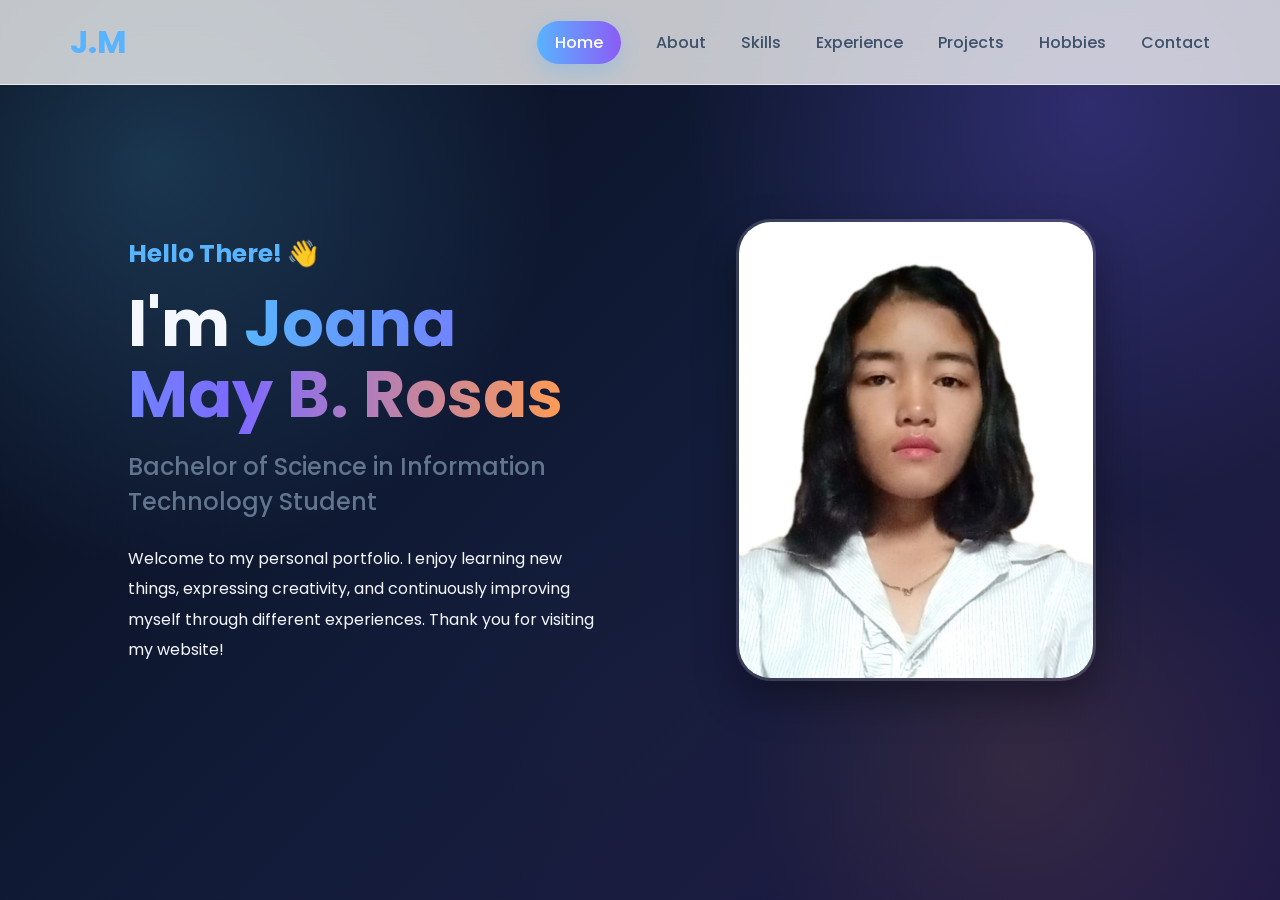
<file: index.html>
<!DOCTYPE html>
<html lang="en">
<head>
    <meta charset="UTF-8">
    <meta name="viewport" content="width=device-width, initial-scale=1.0">
    <title>Joana May B. Rosas | Portfolio</title>

    <link rel="stylesheet" href="style.css">

    <link href="https://fonts.googleapis.com/css2?family=Poppins:wght@300;400;500;600;700&display=swap" rel="stylesheet">
</head>

<body>

<header>

    <nav>

        <div class="logo">J.M</div>

        <ul>

            <li><a href="index.html" class="active">Home</a></li>

            <li><a href="about.html">About</a></li>

            <li><a href="skills.html">Skills</a></li>

            <li><a href="experience.html">Experience</a></li>

            <li><a href="projects.html">Projects</a></li>

            <li><a href="hobbies.html">Hobbies</a></li>

            <li><a href="contact.html">Contact</a></li>

        </ul>

    </nav>

</header>

<section class="hero">

    <div class="hero-text">

        <h3>Hello There! 👋</h3>

        <h1>I'm <span>Joana May B. Rosas</span></h1>

        <h2>Bachelor of Science in Information Technology Student</h2>

        <p>

            Welcome to my personal portfolio.
            I enjoy learning new things, expressing creativity,
            and continuously improving myself through different experiences.
            Thank you for visiting my website!

        </p>


    </div>

    <div class="hero-image">

        <img src="images/profile.jpg" alt="Profile">

    </div>

</section>

</body>
</html>
</file>
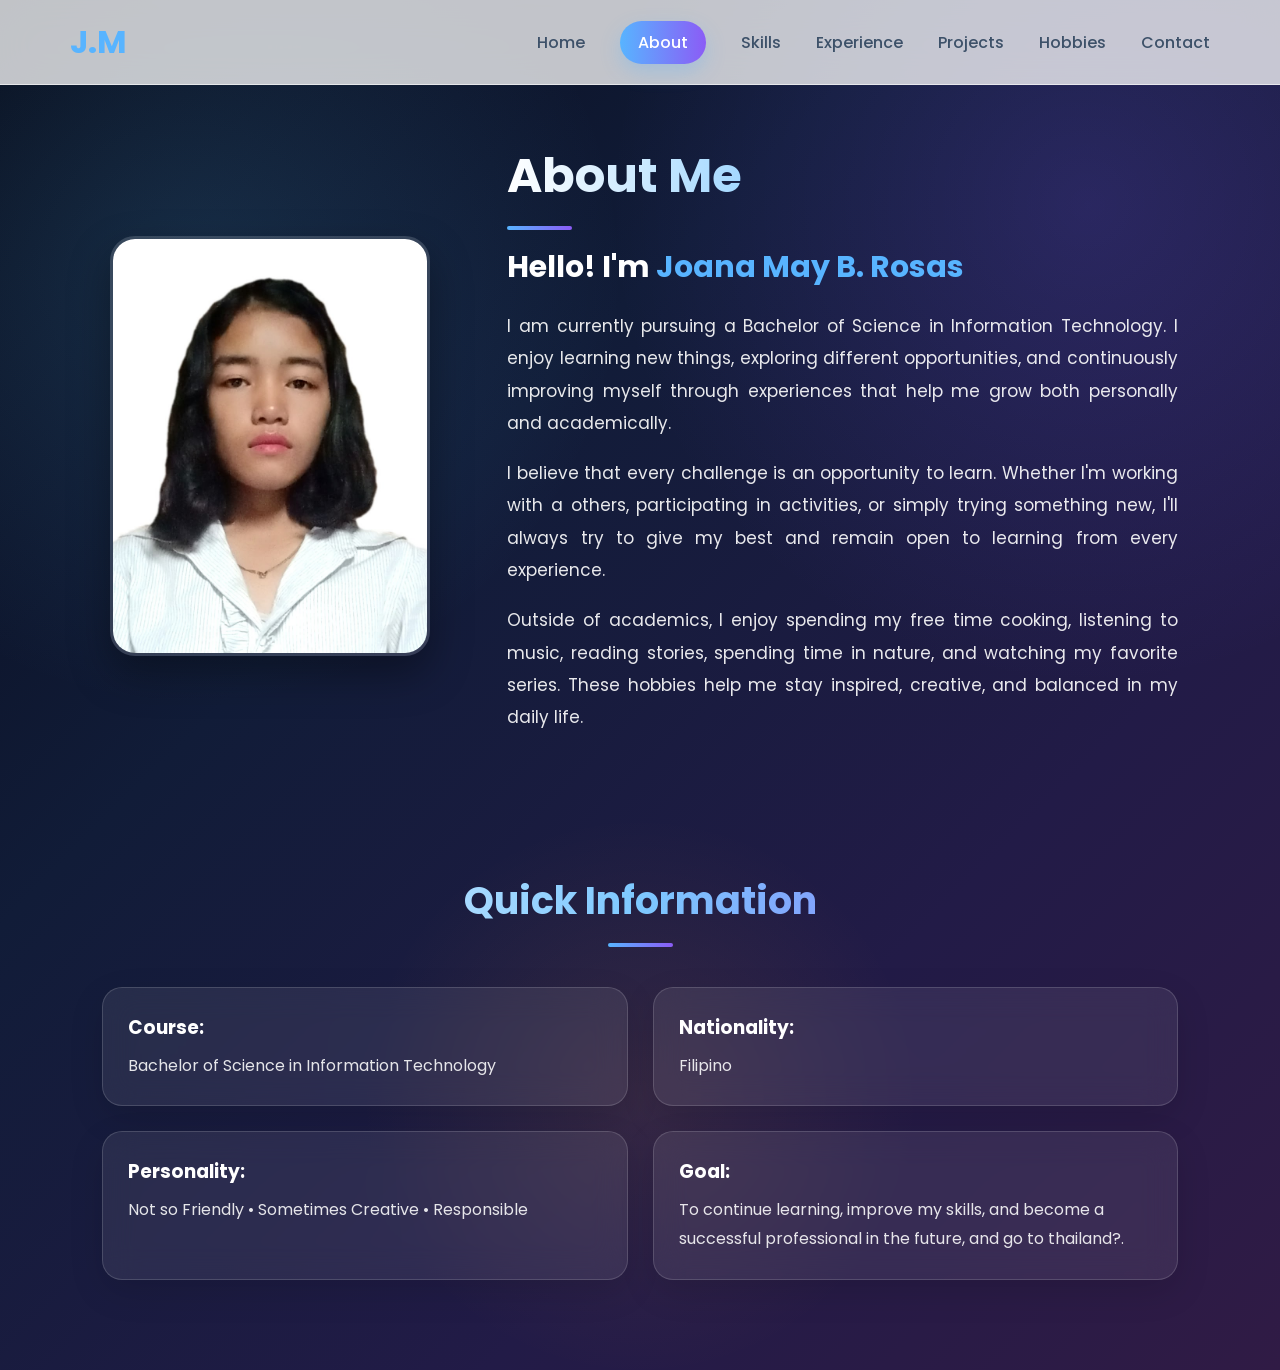
<file: about.html>
<!DOCTYPE html>
<html lang="en">
<head>
    <meta charset="UTF-8">
    <meta name="viewport" content="width=device-width, initial-scale=1.0">
    <title>About Me | Joana May B. Rosas</title>

    <link rel="stylesheet" href="style.css">

    <link href="https://fonts.googleapis.com/css2?family=Poppins:wght@300;400;500;600;700;800&display=swap" rel="stylesheet">
</head>

<body>

<header>

    <nav>

        <div class="logo">J.M</div>

        <ul>

            <li><a href="index.html">Home</a></li>
            <li><a href="about.html" class="active">About</a></li>
            <li><a href="skills.html">Skills</a></li>
            <li><a href="experience.html">Experience</a></li>
            <li><a href="projects.html">Projects</a></li>
            <li><a href="hobbies.html">Hobbies</a></li>
            <li><a href="contact.html">Contact</a></li>

        </ul>

    </nav>

</header>

<section class="about-page">

    <div class="about-container">

        <div class="about-image">

            <img src="images/profile.jpg" alt="Joana May B. Rosas">

        </div>

        <div class="about-text">

            <h1>About Me</h1>

            <h2>Hello! I'm <span>Joana May B. Rosas</span></h2>

            <p>
                I am currently pursuing a Bachelor of Science in Information
                Technology. I enjoy learning new things, exploring different
                opportunities, and continuously improving myself through
                experiences that help me grow both personally and academically.
            </p>

            <p>
                I believe that every challenge is an opportunity to learn.
                Whether I'm working with a others, participating in activities,
                or simply trying something new, I'll always try to give my best and
                remain open to learning from every experience.
            </p>

            <p>
                Outside of academics, I enjoy spending my free time cooking,
                listening to music, reading stories, spending time in nature,
                and watching my favorite series. These hobbies help me stay
                inspired, creative, and balanced in my daily life.
            </p>

        </div>

    </div>

</section>

<section class="quick-info">

    <h2>Quick Information</h2>

    <div class="info-container">

        <div class="info-card">
            <h3>Course:</h3>
            <p>Bachelor of Science in Information Technology</p>
        </div>

        <div class="info-card">
            <h3>Nationality:</h3>
            <p>Filipino</p>
        </div>

        <div class="info-card">
            <h3>Personality:</h3>
            <p>Not so Friendly • Sometimes Creative • Responsible</p>
        </div>

        <div class="info-card">
            <h3>Goal:</h3>
            <p>To continue learning, improve my skills, and become a successful professional in the future, and go to thailand?.</p>
        </div>

    </div>

</section>


</body>
</html>
</file>
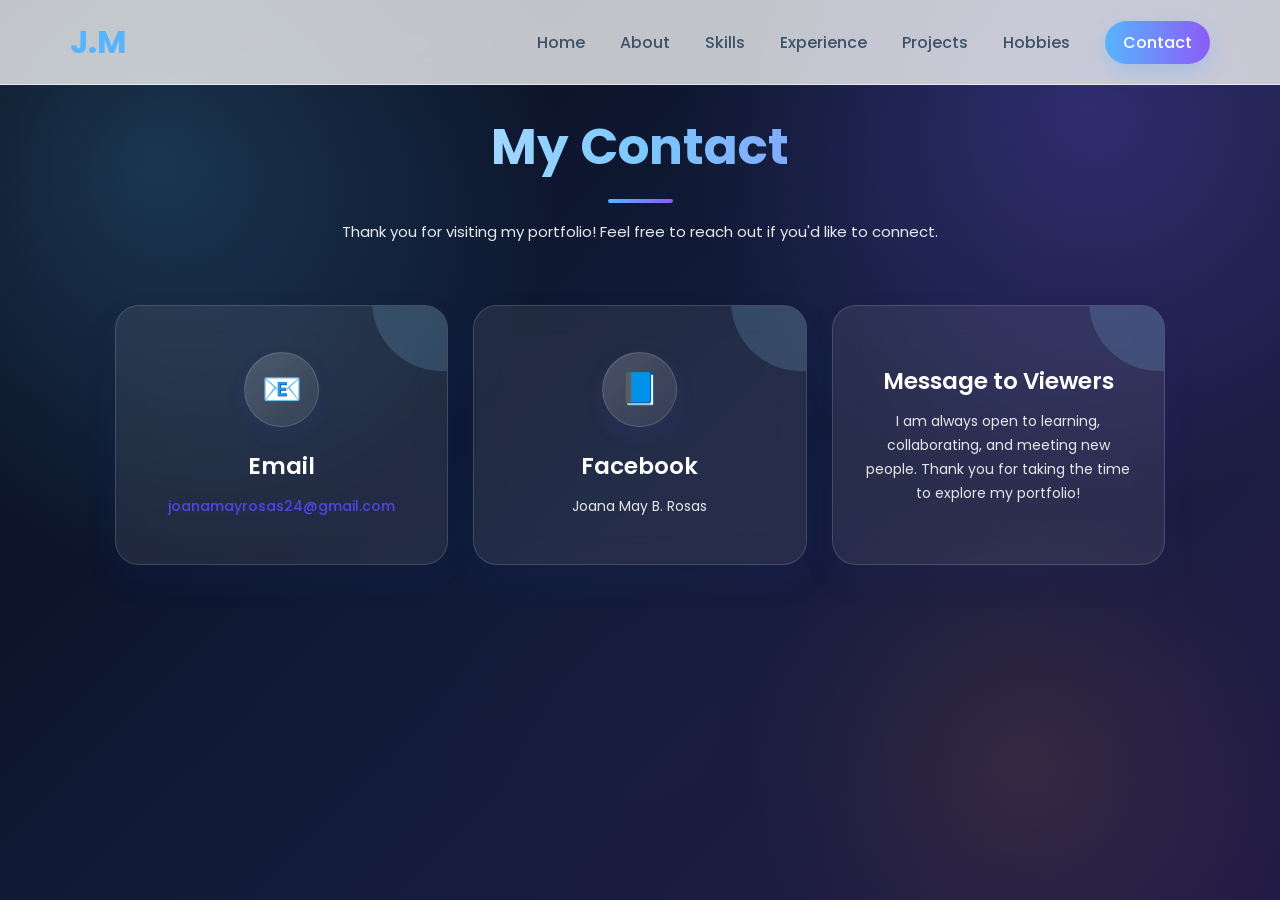
<file: contact.html>
<!DOCTYPE html>
<html lang="en">
<head>
    <meta charset="UTF-8">
    <meta name="viewport" content="width=device-width, initial-scale=1.0">
    <title>Contact | Joana May B. Rosas</title>

    <link rel="stylesheet" href="style.css">

    <link href="https://fonts.googleapis.com/css2?family=Poppins:wght@300;400;500;600;700;800&display=swap" rel="stylesheet">
</head>

<body>

<header>

    <nav>

        <div class="logo">J.M</div>

        <ul>

            <li><a href="index.html">Home</a></li>
            <li><a href="about.html">About</a></li>
            <li><a href="skills.html">Skills</a></li>
            <li><a href="experience.html">Experience</a></li>
            <li><a href="projects.html">Projects</a></li>
            <li><a href="hobbies.html">Hobbies</a></li>
            <li><a href="contact.html" class="active">Contact</a></li>

        </ul>

    </nav>

</header>

<section class="contact-page">

    <div class="title">

        <h1>My Contact</h1>

        <p>
            Thank you for visiting my portfolio! Feel free to reach out if you'd like to connect.
        </p>

    </div>

    <div class="contact-container">

        <div class="contact-card">

            <div class="contact-icon">📧</div>

            <h2>Email</h2>

            <p>
                <a href="mailto:joanamayrosas24@gmail.com">
                    joanamayrosas24@gmail.com
                </a>
            </p>

        </div>

        <div class="contact-card">

        <div class="contact-icon">📘</div> 

            <h2>Facebook</h2>

            <p>
                Joana May B. Rosas
            </p>

        </div>

        <div class="contact-card">

            

            <h2>Message to Viewers</h2>

            <p>
                I am always open to learning, collaborating, and meeting new people.
                Thank you for taking the time to explore my portfolio!
            </p>

        </div>

    </div>

</section>

<footer>


</footer>

</body>
</html>
</file>
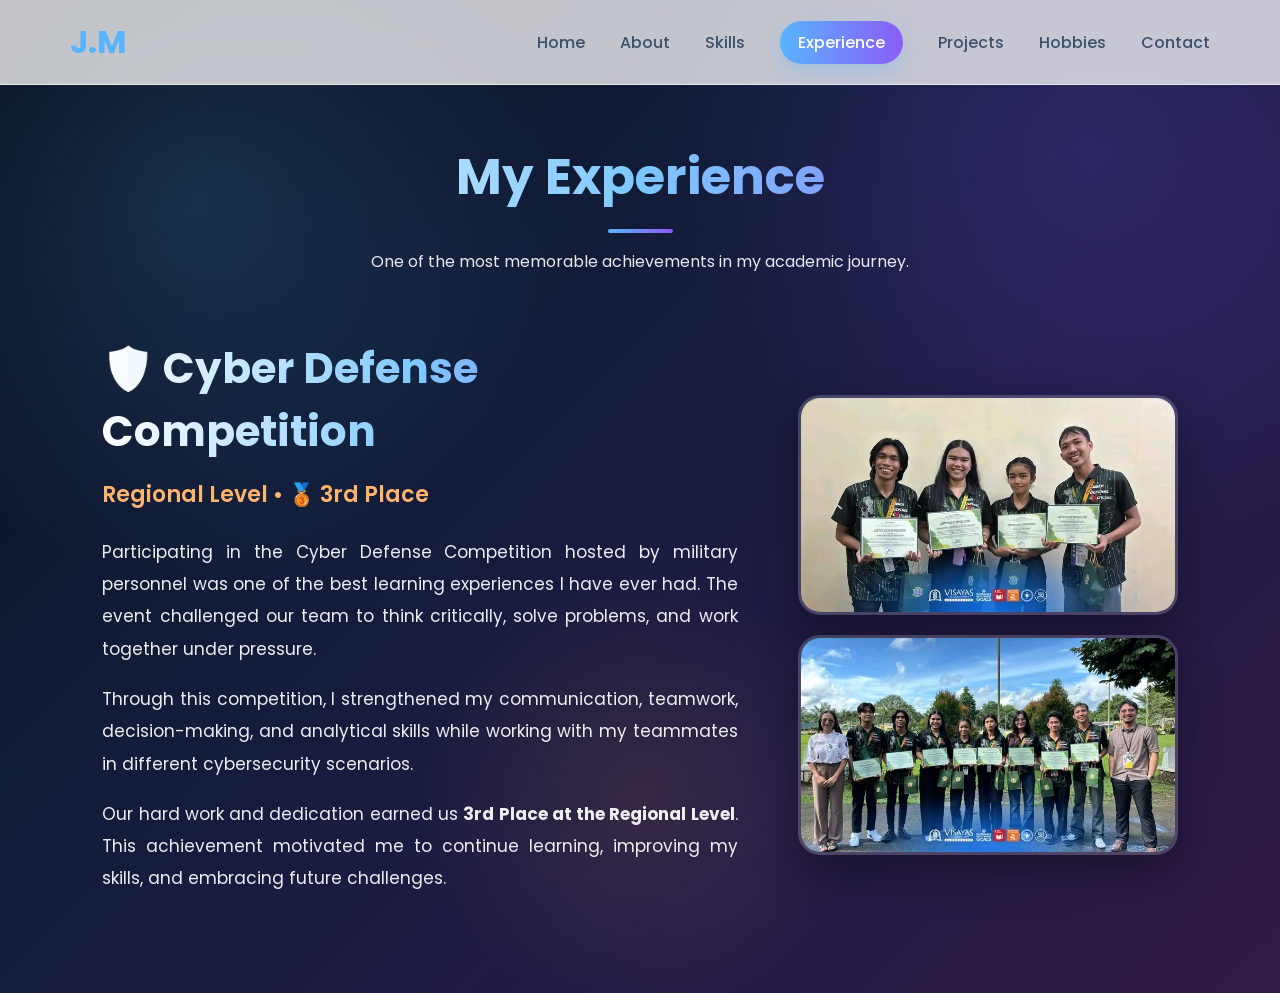
<file: experience.html>
<!DOCTYPE html>
<html lang="en">
<head>
    <meta charset="UTF-8">
    <meta name="viewport" content="width=device-width, initial-scale=1.0">
    <title>Experience | Joana May B. Rosas</title>

    <link rel="stylesheet" href="style.css">

    <link href="https://fonts.googleapis.com/css2?family=Poppins:wght@300;400;500;600;700;800&display=swap" rel="stylesheet">
</head>

<body>

<header>

    <nav>

        <div class="logo">J.M</div>

        <ul>

            <li><a href="index.html">Home</a></li>
            <li><a href="about.html">About</a></li>
            <li><a href="skills.html">Skills</a></li>
            <li><a href="experience.html" class="active">Experience</a></li>
            <li><a href="projects.html">Projects</a></li>
            <li><a href="hobbies.html">Hobbies</a></li>
            <li><a href="contact.html">Contact</a></li>

        </ul>

    </nav>

</header>

<section class="experience-page">

    <div class="title">

        <h1>My Experience</h1>

        <p>
            One of the most memorable achievements in my academic journey.
        </p>

    </div>

    <div class="experience-container">

        <div class="experience-content">

            <h2>🛡️ Cyber Defense Competition</h2>

            <h3>Regional Level • 🥉 3rd Place</h3>

            <p>
                Participating in the Cyber Defense Competition hosted by military
                personnel was one of the best learning experiences I have ever had.
                The event challenged our team to think critically, solve problems,
                and work together under pressure.
            </p>

            <p>
                Through this competition, I strengthened my communication,
                teamwork, decision-making, and analytical skills while working
                with my teammates in different cybersecurity scenarios.
            </p>

            <p>
                Our hard work and dedication earned us
                <strong>3rd Place at the Regional Level</strong>.
                This achievement motivated me to continue learning,
                improving my skills, and embracing future challenges.
            </p>

        </div>

        <div class="experience-gallery">

            <img src="images/cyber1.jpg" alt="Cyber Defense Competition">

            <img src="images/cyber2.jpg" alt="Cyber Defense Award">

        </div>

    </div>

</section>

</body>
</html>
</file>
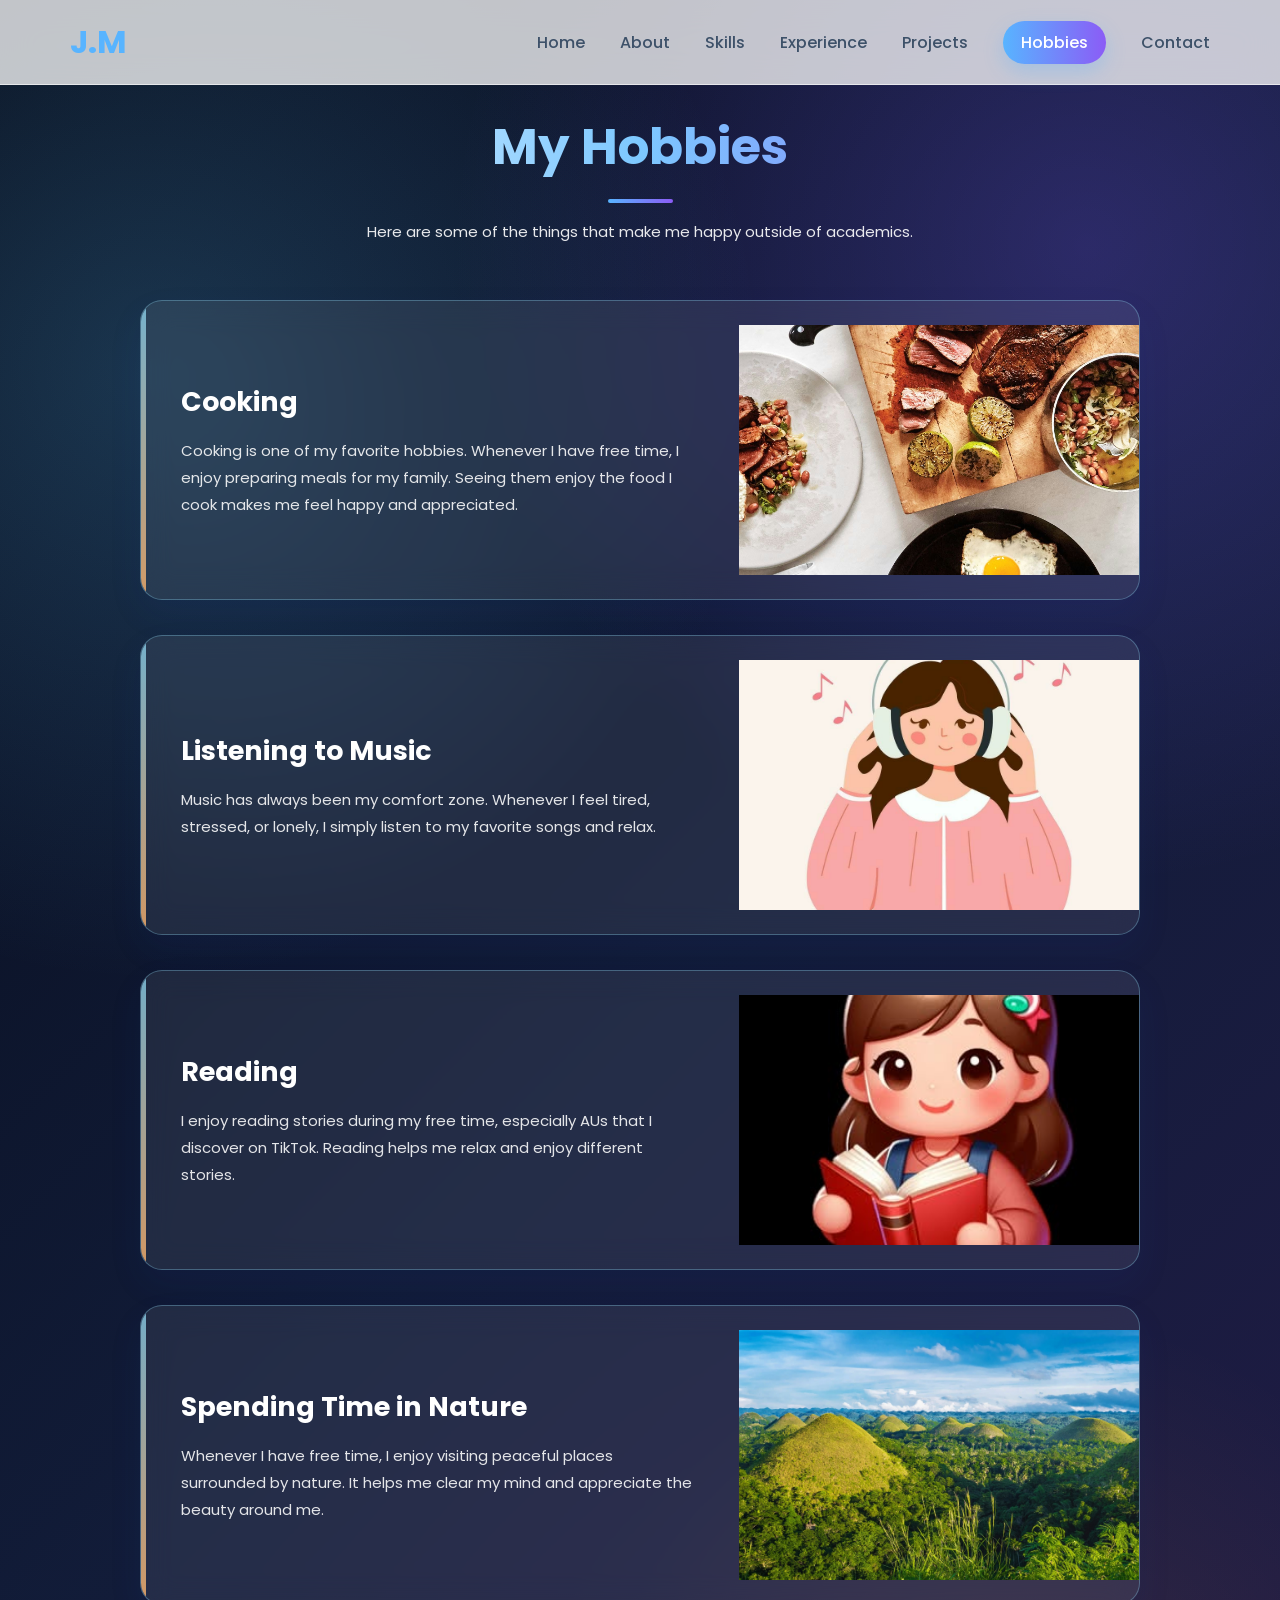
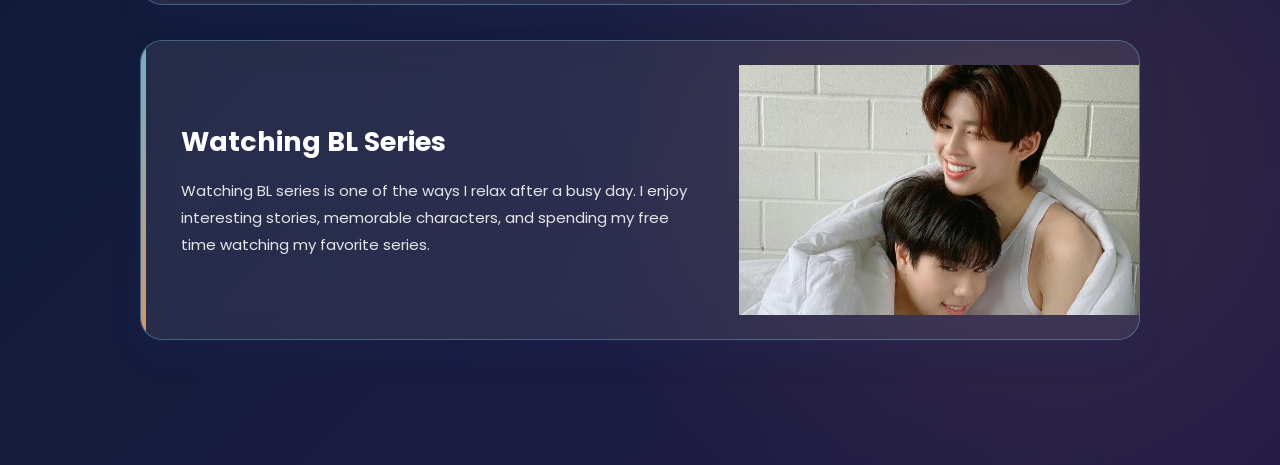
<file: hobbies.html>
<!DOCTYPE html>
<html lang="en">
<head>
    <meta charset="UTF-8">
    <meta name="viewport" content="width=device-width, initial-scale=1.0">
    <title>Hobbies | Joana May B. Rosas</title>

    <link rel="stylesheet" href="style.css">

    <link href="https://fonts.googleapis.com/css2?family=Poppins:wght@300;400;500;600;700;800&display=swap" rel="stylesheet">
</head>

<body>

<header>

<nav>

<div class="logo">J.M</div>

<ul>

<li><a href="index.html">Home</a></li>
<li><a href="about.html">About</a></li>
<li><a href="skills.html">Skills</a></li>
<li><a href="experience.html">Experience</a></li>
<li><a href="projects.html">Projects</a></li>
<li><a href="hobbies.html" class="active">Hobbies</a></li>
<li><a href="contact.html">Contact</a></li>

</ul>

</nav>

</header>

<section class="hobbies-page">

<div class="title">

<h1>My Hobbies</h1>

<p>
Here are some of the things that make me happy outside of academics.
</p>

</div>



<div class="hobby-card">

<div class="hobby-text">

<h2> Cooking</h2>

<p>

Cooking is one of my favorite hobbies. Whenever I have free time,
I enjoy preparing meals for my family. Seeing them enjoy the food
I cook makes me feel happy and appreciated.

</p>

</div>

<div class="hobby-image">

<img src="images/cooking.jpg" alt="Cooking">

</div>

</div>



<div class="hobby-card">

<div class="hobby-text">

<h2> Listening to Music</h2>

<p>

Music has always been my comfort zone.
Whenever I feel tired, stressed, or lonely,
I simply listen to my favorite songs and relax.

</p>

</div>

<div class="hobby-image">

<img src="images/music.jpg" alt="Music">

</div>

</div>



<div class="hobby-card">

<div class="hobby-text">

<h2> Reading</h2>

<p>

I enjoy reading stories during my free time,
especially AUs that I discover on TikTok.
Reading helps me relax and enjoy different stories.

</p>

</div>

<div class="hobby-image">

<img src="images/reading.jpg" alt="Reading">

</div>

</div>



<div class="hobby-card">

<div class="hobby-text">

<h2> Spending Time in Nature</h2>

<p>

Whenever I have free time,
I enjoy visiting peaceful places surrounded by nature.
It helps me clear my mind and appreciate the beauty around me.

</p>

</div>

<div class="hobby-image">

<img src="images/nature.jpg" alt="Nature">

</div>

</div>



<div class="hobby-card">

<div class="hobby-text">

<h2> Watching BL Series</h2>

<p>

Watching BL series is one of the ways I relax after a busy day.
I enjoy interesting stories, memorable characters,
and spending my free time watching my favorite series.

</p>

</div>

<div class="hobby-image">

<img src="images/bl.jpg" alt="BL">

</div>

</div>

</section>

<footer>


</footer>

</body>

</html>
</file>
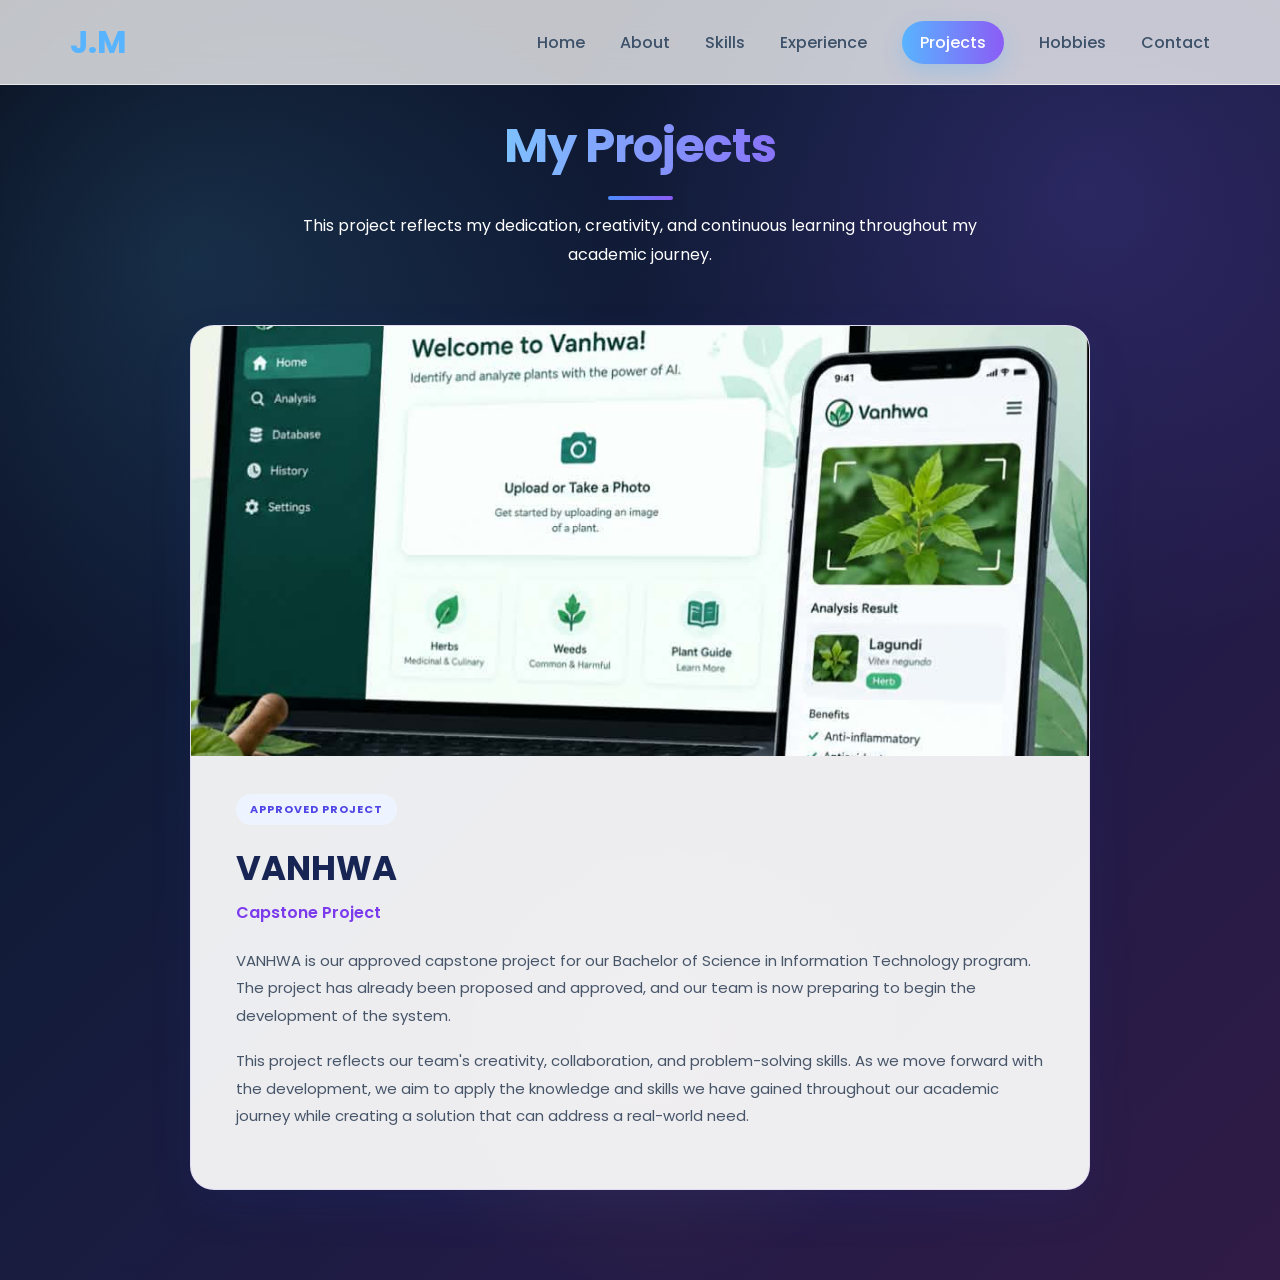
<file: projects.html>
<!DOCTYPE html>
<html lang="en">
<head>
    <meta charset="UTF-8">
    <meta name="viewport" content="width=device-width, initial-scale=1.0">
    <title>Projects | Joana May B. Rosas</title>

    <link rel="stylesheet" href="style.css">

    <link href="https://fonts.googleapis.com/css2?family=Poppins:wght@300;400;500;600;700;800&display=swap" rel="stylesheet">
</head>

<body>

<header>

    <nav>

        <div class="logo">J.M</div>

        <ul>

            <li><a href="index.html">Home</a></li>
            <li><a href="about.html">About</a></li>
            <li><a href="skills.html">Skills</a></li>
            <li><a href="experience.html">Experience</a></li>
            <li><a href="projects.html" class="active">Projects</a></li>
            <li><a href="hobbies.html">Hobbies</a></li>
            <li><a href="contact.html">Contact</a></li>

        </ul>

    </nav>

</header>


<section class="projects-page">

    <div class="title">

        <h1>My Projects</h1>

        <p>
            This project reflects my dedication, creativity, and continuous learning throughout my academic journey.
        </p>

    </div>


    <div class="project-container">

        <div class="project-card">

            <img src="images/vanhwa.jpg" alt="VANHWA Project">

            <div class="project-content">

                <h2>VANHWA</h2>

                <h3>Capstone Project</h3>

                <p>
                    VANHWA is our approved capstone project for our Bachelor 
                    of Science in Information Technology program. The project 
                    has already been proposed and approved, and our team is now
                    preparing to begin the development of the system.
                </p>

                <p>
                    This project reflects our team's creativity, collaboration, 
                    and problem-solving skills. As we move forward with the 
                    development, we aim to apply the knowledge and skills we 
                    have gained throughout our academic journey while creating 
                    a solution that can address a real-world need.
                </p>

            </div>

        </div>

    </div>

</section>


<footer>

</footer>

</body>
</html>
</file>
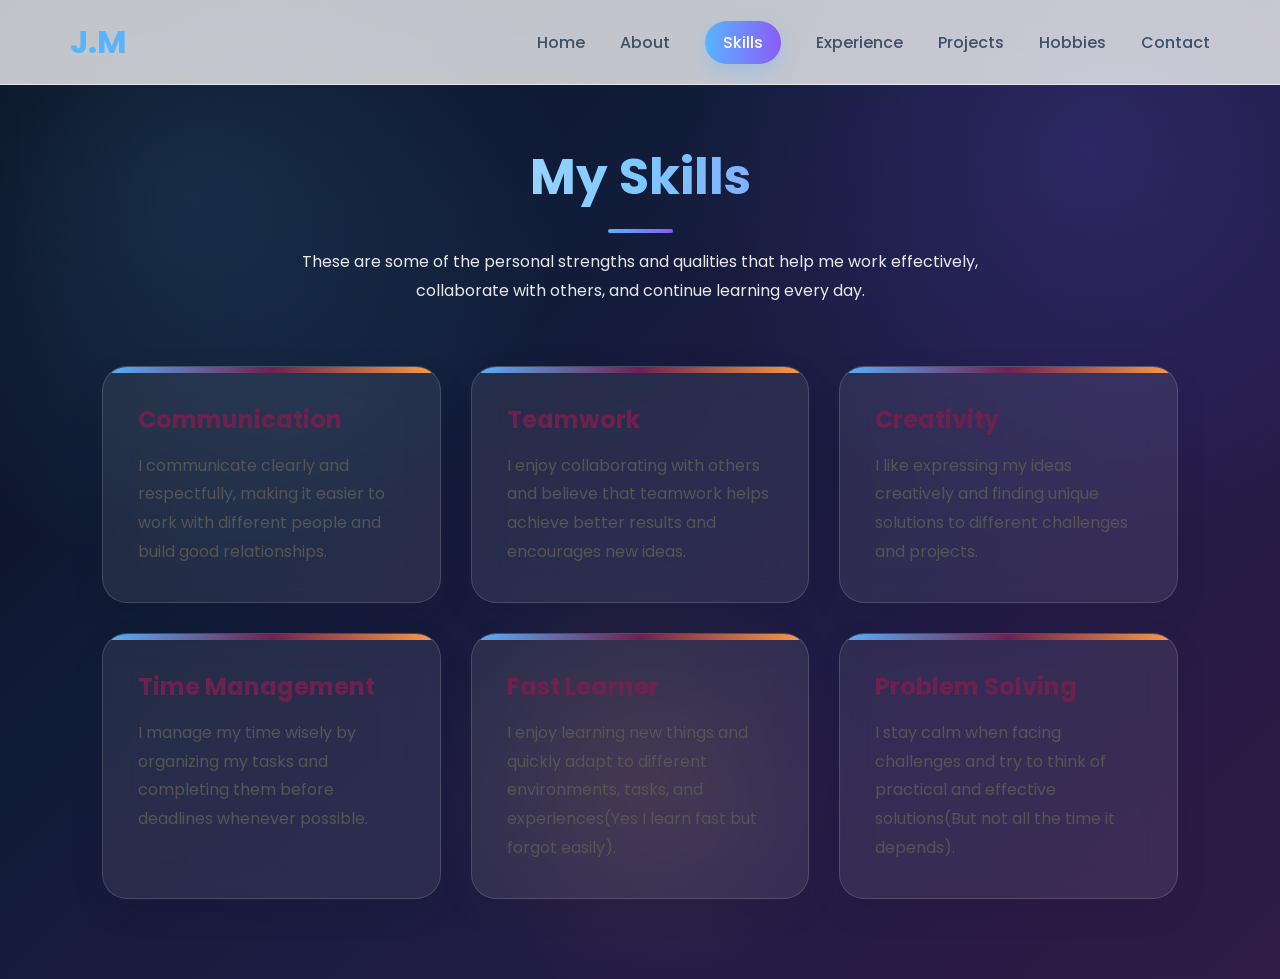
<file: skills.html>
<!DOCTYPE html>
<html lang="en">
<head>
    <meta charset="UTF-8">
    <meta name="viewport" content="width=device-width, initial-scale=1.0">
    <title>Skills | Joana May B. Rosas</title>

    <link rel="stylesheet" href="style.css">

    <link href="https://fonts.googleapis.com/css2?family=Poppins:wght@300;400;500;600;700;800&display=swap" rel="stylesheet">
</head>
<body>

<header>

    <nav>

        <div class="logo">J.M</div>

        <ul>

            <li><a href="index.html">Home</a></li>
            <li><a href="about.html">About</a></li>
            <li><a href="skills.html" class="active">Skills</a></li>
            <li><a href="experience.html">Experience</a></li>
            <li><a href="projects.html">Projects</a></li>
            <li><a href="hobbies.html">Hobbies</a></li>
            <li><a href="contact.html">Contact</a></li>

        </ul>

    </nav>

</header>

<section class="skills-page">

    <div class="title">

        <h1>My Skills</h1>

        <p>
            These are some of the personal strengths and qualities that help me
            work effectively, collaborate with others, and continue learning every day.
        </p>

    </div>

    <div class="skills-container">

        <div class="skill-card">
            <h2>Communication</h2>
            <p>
                I communicate clearly and respectfully, making it easier to work
                with different people and build good relationships.
            </p>
        </div>

        <div class="skill-card">
            <h2>Teamwork</h2>
            <p>
                I enjoy collaborating with others and believe that teamwork helps
                achieve better results and encourages new ideas.
            </p>
        </div>

        <div class="skill-card">
            <h2>Creativity</h2>
            <p>
                I like expressing my ideas creatively and finding unique solutions
                to different challenges and projects.
            </p>
        </div>

        <div class="skill-card">
            <h2>Time Management</h2>
            <p>
                I manage my time wisely by organizing my tasks and completing them
                before deadlines whenever possible.
            </p>
        </div>

        <div class="skill-card">
            <h2>Fast Learner</h2>
            <p>
                I enjoy learning new things and quickly adapt to different
                environments, tasks, and experiences(Yes I learn fast but forgot easily).
            </p>
        </div>

        <div class="skill-card">
            <h2>Problem Solving</h2>
            <p>
                I stay calm when facing challenges and try to think of practical
                and effective solutions(But not all the time it depends).
            </p>
        </div>

    </div>

</section>


</body>
</html>
</file>
<file: style.css>
@import url('https://fonts.googleapis.com/css2?family=Poppins:wght@300;400;500;600;700;800&display=swap');


*{
    margin:0;
    padding:0;
    box-sizing:border-box;
    font-family:'Poppins',sans-serif;
}

html{
    scroll-behavior:smooth;
}

body{

    background:
    radial-gradient(circle at 15% 20%, rgba(90,200,250,.15), transparent 28%),
    radial-gradient(circle at 85% 15%, rgba(125,92,255,.18), transparent 30%),
    radial-gradient(circle at 50% 80%, rgba(255,159,67,.10), transparent 22%),
    linear-gradient(
        135deg,
        #070B1A 0%,
        #111C38 35%,
        #221B47 70%,
        #301B45 100%
    );

    color:#f4f7ff;

}


header{

    position:fixed;
    top:0;
    left:0;

    width:100%;
    backdrop-filter:blur(18px);
    background:rgba(255,255,255,.75);
    border-bottom:1px solid rgba(255,255,255,.6);
    z-index:999;

}

nav{

    max-width:1200px;
    margin:auto;
    display:flex;
    justify-content:space-between;
    align-items:center;
    padding:18px 30px;

}

.logo{

    font-size:32px;
    font-weight:700;
    color:#58b4ff;

}

nav ul{

    display:flex;
    list-style:none;
    gap:35px;

}

nav ul li a{

    text-decoration:none;
    color:#3d5169;
    font-weight:500;
    transition:.3s;

}

nav ul li a:hover{

    color:#7c67ff;

}

nav ul li a.active{

    color:white;

    background:linear-gradient(
        90deg,
        #58B4FF,
        #8B5CF6
    );

    padding:10px 18px;
    border-radius:30px;
    box-shadow:0 8px 20px rgba(88,180,255,.30);

}

/* ===========================
   Hero/Home
=========================== */

.hero{

    min-height:100vh;
    display:flex;
    justify-content:space-between;
    align-items:center;
    gap:80px;
    padding:120px 10%;

    background:
        radial-gradient(circle at 12% 18%, rgba(90,200,250,.20), transparent 30%),
        radial-gradient(circle at 85% 12%, rgba(125,92,255,.25), transparent 30%),
        radial-gradient(circle at 80% 85%, rgba(255,159,67,.10), transparent 22%),
        linear-gradient(
            135deg,
            rgba(7,11,26,.95),
            rgba(17,28,56,.90),
            rgba(34,27,71,.95)
        );

}



.hero-text{

    flex:1;

}

.hero-text h3{

    color:#58b4ff;
    font-size:25px;

}

.hero-text h1{

    margin-top:15px;
    font-size:65px;
    line-height:1.1;

}

.hero-text span{
    background: linear-gradient(90deg,#58b4ff,#7d69ff,#ff9b54);

    -webkit-background-clip: text;
    background-clip: text;

    color: transparent;

    -webkit-text-fill-color: transparent;
}

.hero-text h2{

    margin-top:18px;
    color:#61758d;
    font-weight:500;

}

.hero-text p{

    margin-top:25px;
    line-height:1.9;
    max-width:600px;

}



.buttons{

    margin-top:35px;

}

.btn{

    display:inline-block;
    padding:15px 35px;
    background:linear-gradient(90deg,#58b4ff,#7d69ff);
    color:white;
    text-decoration:none;
    border-radius:50px;
    font-weight:600;
    margin-right:15px;
    transition:.4s;

}

.btn:hover{

    transform:translateY(-5px);
    box-shadow:0 15px 35px rgba(88,180,255,.35);

}

.btn2{

    display:inline-block;
    padding:15px 35px;
    border:2px solid #58b4ff;
    border-radius:50px;
    color:#58b4ff;
    text-decoration:none;
    transition:.4s;

}

.btn2:hover{

    background:#58b4ff;
    color:white;

}



.hero-image{

    flex:1;
    display:flex;
    justify-content:center;

}

.hero-image img{

    width:360px;
    border-radius:35px;
    border:3px solid rgba(255,255,255,.15);
    box-shadow:
        0 18px 40px rgba(0,0,0,.35);

    transition:
        transform .45s ease,
        box-shadow .45s ease,
        border-color .45s ease;

}

.hero-image img:hover{

    transform:scale(1.05) translateY(-10px);

    border-color:#701525;

    box-shadow:
        0 0 20px rgba(112,21,37,.35),
        0 25px 55px rgba(74,15,24,.45);

}

/* ===========================
   ABOUT PAGE
=========================== */

.about-page{
    padding:140px 8% 80px;
}

.about-container{
    max-width:1200px;
    margin:auto;
    display:flex;
    align-items:center;
    justify-content:space-between;

    gap:70px;
}



.about-image{
    flex:1;
    display:flex;
    justify-content:center;
}

.about-image{

    flex:1;
    display:flex;
    justify-content:center;

}

.about-image img{

    width:320px;
    height:420px;
    object-fit:cover;
    border-radius:25px;
    border:3px solid rgba(255,255,255,.15);
    box-shadow:
        0 18px 40px rgba(0,0,0,.35);

    transition:
        transform .45s ease,
        box-shadow .45s ease,
        border-color .45s ease;

}

.about-image img:hover{

    transform:scale(1.05) translateY(-10px);
    border-color:#701525;
    box-shadow:
        0 0 20px rgba(112,21,37,.35),
        0 25px 55px rgba(74,15,24,.45);

}

.about-text{

    flex:2;

}

.about-text h1{

    font-size:48px;
    font-weight:700;
    margin-bottom:15px;
    background:linear-gradient(
        90deg,
        #ffffff,
        #7DC8FF,
        #8B5CF6
    );

    -webkit-background-clip:text;
    background-clip:text;

    color:transparent;
    -webkit-text-fill-color:transparent;

}

.about-text h1::after{

    content:"";
    display:block;
    width:65px;
    height:4px;
    margin:14px 0 0;
    border-radius:10px;
    background:linear-gradient(
        90deg,
        #58B4FF,
        #8B5CF6
    );

}

.about-text h2{
    font-size:30px;
    margin-bottom:20px;
    color:white;

}

.about-text span{

    color:#58b4ff;

}

.about-text p{

    font-size:17px;
    line-height:1.9;
    margin-bottom:18px;
    text-align:justify;
    color:rgba(255,255,255,.90);

}



.quick-info{

    padding:40px 8% 90px;

}

.quick-info h2{

    text-align:center;
    font-size:38px;
    font-weight:700;
    margin-bottom:40px;
    background:linear-gradient(
        90deg,
        #ffffff,
        #7DC8FF,
        #8B5CF6
    );

    -webkit-background-clip:text;
    background-clip:text;

    color:transparent;
    -webkit-text-fill-color:transparent;

}

.quick-info h2::after{

    content:"";
    display:block;
    width:65px;
    height:4px;
    margin:14px auto 0;
    border-radius:10px;
    background:linear-gradient(
        90deg,
        #58B4FF,
        #8B5CF6
    );

}

.info-container{

    max-width:1200px;
    margin:auto;
    display:grid;
    grid-template-columns:repeat(2,1fr);
    gap:25px;

}

.info-card{

    background:rgba(255,255,255,.08);
    backdrop-filter:blur(16px);
    padding:25px;
    border-radius:20px;
    border:1px solid rgba(255,255,255,.15);
    box-shadow:0 12px 35px rgba(0,0,0,.12);
    transition:.4s;

}

.info-card:hover{

    transform:translateY(-10px);
    background:linear-gradient(
        135deg,
        #4A0F18,
        #5C111F,
        #701525
    );

    border-color:#701525;

    box-shadow:
        0 0 20px rgba(112,21,37,.35),
        0 25px 55px rgba(74,15,24,.45);

}

.info-card h3{

    color:white;
    margin-bottom:10px;

}

.info-card p{

    color:rgba(255,255,255,.88);
    line-height:1.8;

}


/* ===========================
   SKILLS PAGE
=========================== */

.skills-page{
    padding:140px 8% 80px;
}

.title{
    text-align:center;
    margin-bottom:60px;
}

.title h1{

    font-size:50px;
    font-weight:700;
    margin-bottom:15px;

    background:linear-gradient(
        90deg,
        #ffffff,
        #7DC8FF,
        #8B5CF6
    );

    -webkit-background-clip:text;
    background-clip:text;

    color:transparent;
    -webkit-text-fill-color:transparent;

}

.title h1::after{

    content:"";
    display:block;
    width:65px;
    height:4px;
    margin:14px auto 0;
    border-radius:10px;
    background:linear-gradient(
        90deg,
        #58B4FF,
        #8B5CF6
    );

}


.title p{

    max-width:700px;
    margin:auto;
    line-height:1.8;
    color:rgba(255,255,255,.90);
    font-size:16px;

}

.skills-container{

    max-width:1200px;
    margin:auto;
    display:grid;
    grid-template-columns:repeat(auto-fit,minmax(320px,1fr));
    gap:30px;

}

.skill-card{

    position:relative;
    overflow:hidden;
    background:rgba(255,255,255,.08);
    backdrop-filter:blur(16px);
    border-radius:25px;
    padding:35px;
    transition:.4s;
    cursor:pointer;
    border:1px solid rgba(255,255,255,.15);
    box-shadow:0 12px 35px rgba(0,0,0,.08);

}



.skill-card::before{

    content:"";
    position:absolute;
    top:0;
    left:0;
    width:100%;
    height:6px;
    background:linear-gradient(90deg,#58B4FF,#6D214F,#FF9F43);

}



.skill-card:hover{

    transform:translateY(-12px) scale(1.03);

    background:linear-gradient(
        135deg,
        #4A0F18,
        #5C111F,
        #701525
    );

    border-color:#701525;

    box-shadow:
        0 0 20px rgba(112,21,37,.35),
        0 25px 55px rgba(74,15,24,.45);

}

.skill-icon{

    display:flex;
    justify-content:center;
    align-items:center;
    width:75px;
    height:75px;
    font-size:55px;
    margin-bottom:25px;
    border-radius:50%;
    background:rgba(255,255,255,.10);
    backdrop-filter:blur(8px);
    transition:.5s;

}


.skill-card:hover .skill-icon{

    transform:rotate(8deg) scale(1.18);
    background:white;
    box-shadow:0 10px 30px rgba(255,255,255,.25);

}

.skill-card h2{

    color:white;
    margin-bottom:15px;
    transition:.4s;

}

.skill-card p{

    color:rgba(255,255,255,.88);
    line-height:1.8;
    transition:.4s;

}

.skill-card:hover h2,

.skill-card:hover p{

    color:white;

}

/* ===========================
   EXPERIENCE PAGE
=========================== */

.experience-page{
    padding:140px 8% 80px;
}

.experience-page .title{

    text-align:center;
    margin-bottom:60px;

}

.experience-page .title h1{

    font-size:50px;
    font-weight:700;

    background:linear-gradient(
        90deg,
        #ffffff,
        #7DC8FF,
        #8B5CF6
    );

    -webkit-background-clip:text;
    background-clip:text;

    color:transparent;
    -webkit-text-fill-color:transparent;

    margin-bottom:15px;

}

.experience-page .title h1::after{

    content:"";
    display:block;
    width:65px;
    height:4px;
    margin:14px auto 0;
    border-radius:10px;
    background:linear-gradient(
        90deg,
        #58B4FF,
        #8B5CF6
    );

}

.experience-page .title p{

    max-width:700px;
    margin:auto;
    color:rgba(255,255,255,.90);
    line-height:1.8;
    font-size:16px;

}

.experience-container{

    max-width:1200px;
    margin:auto;
    display:flex;
    align-items:center;
    justify-content:space-between;
    gap:60px;

}



.experience-content{

    flex:1;

}

.experience-content h2{

    font-size:42px;
    font-weight:700;
    margin-bottom:15px;
    background:linear-gradient(
        90deg,
        #ffffff,
        #7DC8FF,
        #8B5CF6
    );

    -webkit-background-clip:text;
    background-clip:text;

    color:transparent;
    -webkit-text-fill-color:transparent;

}

.experience-content h3{

    color:#FFB36B;
    margin-bottom:25px;
    font-size:22px;
    font-weight:600;

}

.experience-content p{

    font-size:17px;
    line-height:1.9;
    color:rgba(255,255,255,.92);
    margin-bottom:18px;
    text-align:justify;

}



.experience-gallery{

    flex:0 0 380px;
    display:flex;
    flex-direction:column;
    gap:20px;

}

.experience-gallery img{

    width:100%;
    height:220px;
    object-fit:cover;
    border-radius:22px;
    border:3px solid rgba(255,255,255,.18);
    box-shadow:
        0 18px 40px rgba(0,0,0,.35);

    transition:.45s;
    cursor:pointer;

}



.experience-gallery img:hover{

    transform:scale(1.05) translateY(-10px);
    border-color:#701525;
    box-shadow:
        0 25px 55px rgba(74,15,24,.45);

}



@media(max-width:900px){

.experience-container{

    flex-direction:column;

}

.experience-gallery{

    width:100%;

}

}


.title p{

    max-width:700px;
    margin:auto;
    line-height:1.8;
    color:rgba(255,255,255,.90);
    font-size:16px;

}

.skills-container{

    max-width:1200px;
    margin:auto;
    display:grid;
    grid-template-columns:repeat(auto-fit,minmax(320px,1fr));
    gap:30px;

}

.skill-card{

    position:relative;
    overflow:hidden;
    background:rgba(255,255,255,.08);
    backdrop-filter:blur(16px);
    border-radius:25px;
    padding:35px;
    transition:.4s;
    cursor:pointer;
    border:1px solid rgba(255,255,255,.15);
    box-shadow:0 12px 35px rgba(0,0,0,.08);

}



.skill-card::before{

    content:"";
    position:absolute;
    top:0;
    left:0;
    width:100%;
    height:6px;
    background:linear-gradient(90deg,#58B4FF,#6D214F,#FF9F43);

}



.skill-card:hover{

    transform:translateY(-12px) scale(1.03);

    background:linear-gradient(
        135deg,
        #4A0F18,
        #5C111F,
        #701525
    );

    border-color:#701525;

    box-shadow:
        0 25px 55px rgba(74,15,24,.45);

}

.skill-icon{

    font-size:55px;
    margin-bottom:20px;
    transition:.5s;

}

.skill-card:hover .skill-icon{

    transform:rotate(12deg) scale(1.2);

}

.skill-card h2{

    color:#6D214F;
    margin-bottom:15px;
    transition:.4s;

}

.skill-card p{

    color:#555;
    line-height:1.8;
    transition:.4s;

}

.skill-card:hover h2,

.skill-card:hover p{

    color:white;

}

/* ===========================
   EXPERIENCE PAGE
=========================== */

.experience-page{
    padding:140px 8% 80px;
}

.experience-page .title{

    text-align:center;
    margin-bottom:60px;

}

.experience-page .title h1{

    font-size:50px;
    font-weight:700;
    background:linear-gradient(
        90deg,
        #ffffff,
        #7DC8FF,
        #8B5CF6
    );

    -webkit-background-clip:text;
    background-clip:text;

    color:transparent;
    -webkit-text-fill-color:transparent;

    margin-bottom:15px;

}

.experience-page .title h1::after{

    content:"";
    display:block;
    width:65px;
    height:4px;
    margin:14px auto 0;
    border-radius:10px;
    background:linear-gradient(
        90deg,
        #58B4FF,
        #8B5CF6
    );

}

.experience-page .title p{

    max-width:700px;
    margin:auto;
    color:rgba(255,255,255,.90);
    line-height:1.8;
    font-size:16px;

}

.experience-container{

    max-width:1200px;
    margin:auto;
    display:flex;
    align-items:center;
    justify-content:space-between;
    gap:60px;

}



.experience-content{

    flex:1;

}

.experience-content h2{

    font-size:42px;
    font-weight:700;
    margin-bottom:15px;
    background:linear-gradient(
        90deg,
        #ffffff,
        #7DC8FF,
        #8B5CF6
    );

    -webkit-background-clip:text;
    background-clip:text;

    color:transparent;
    -webkit-text-fill-color:transparent;

}

.experience-content h3{

    color:#FFB36B;
    margin-bottom:25px;
    font-size:22px;
    font-weight:600;

}

.experience-content p{

    font-size:17px;
    line-height:1.9;
    color:rgba(255,255,255,.92);
    margin-bottom:18px;
    text-align:justify;

}



.experience-gallery{

    flex:0 0 380px;
    display:flex;
    flex-direction:column;
    gap:20px;

}

.experience-gallery img{

    width:100%;
    height:220px;
    object-fit:cover;
    border-radius:22px;
    border:3px solid rgba(255,255,255,.18);

    box-shadow:
        0 18px 40px rgba(0,0,0,.35);

    transition:.45s;
    cursor:pointer;

}



.experience-gallery img:hover{

    transform:scale(1.05) translateY(-10px);
    border-color:#701525;
    box-shadow:
        0 25px 55px rgba(74,15,24,.45);

}



@media(max-width:900px){

.experience-container{

    flex-direction:column;

}

.experience-gallery{

    width:100%;

}

}


/* ========================= 
   PROJECTS PAGE 
========================= */ 
 
.projects-page{

    min-height:100vh;
    padding:110px 8% 90px;
    background:transparent;

}
 
 
 
.projects-page .title { 
    text-align: center; 
    margin-bottom: 55px; 
} 
 
.projects-page .title h1{

    font-size:48px;
    font-weight:700;
    margin-bottom:12px;
    letter-spacing:-1px;

    background:linear-gradient(
        90deg,
        #ffffff 0%,
        #7dc8ff 35%,
        #8b5cf6 70%,
        #ffb36b 100%
    );

    -webkit-background-clip:text;
    background-clip:text;

    color:transparent;
    -webkit-text-fill-color:transparent;

} 
 
.projects-page .title h1::after { 
    content: ""; 
    display: block; 
    width: 65px; 
    height: 4px; 
    margin: 14px auto 0; 
    border-radius: 10px; 
    background: linear-gradient(90deg, #4f8cff, #8b5cf6); 
} 
 
.projects-page .title p {

    max-width:680px;
    margin:0 auto;
    color:#ffffff;
    font-size:16px;
    line-height:1.8;
    font-weight:400;

}
 
 
 
.project-container { 
    display: flex; 
    justify-content: center; 
    align-items: stretch; 
} 
 
 
 
.project-card { 
    width: 900px; 
    background: rgba(255, 255, 255, 0.92); 
    border: 1px solid rgba(139, 92, 246, 0.12); 
    border-radius: 24px; 
    overflow: hidden; 
    box-shadow: 0 18px 45px rgba(30, 64, 175, 0.10); 
    transition: 
        transform 0.35s ease, 
        background 0.4s ease,
        box-shadow 0.4s ease,
        border-color 0.4s ease; 
} 
 


.project-card:hover { 
    transform: translateY(-10px); 

    background: linear-gradient(
        135deg,
        #4a0f18,
        #5c111f,
        #701525
    );

    border-color: #701525;

    box-shadow:
        0 25px 55px rgba(74, 15, 24, 0.40);
} 
 
 
 
.project-card img { 
    width: 100%; 
    height: 430px; 
    object-fit: cover; 
    display: block; 
    transition: transform 0.5s ease; 
} 
 
.project-card:hover img { 
    transform: scale(1.025); 
} 
 

 
.project-content { 
    padding: 38px 45px 42px; 
} 
 
.project-content h2 { 
    margin: 0 0 6px; 
    font-size: 34px; 
    font-weight: 700; 
    color: #172554; 
    transition: color 0.3s ease;
} 
 
.project-content h3 { 
    margin: 0 0 22px; 
    font-size: 16px; 
    font-weight: 600; 
    color: #7c3aed; 
    transition: color 0.3s ease;
} 
 
.project-content p { 
    margin: 0 0 17px; 
    color: #475569; 
    font-size: 15px; 
    line-height: 1.85; 
    transition: color 0.3s ease;
} 



.project-card:hover .project-content h2 {
    color: white;
}

.project-card:hover .project-content h3 {
    color: #ffb36b;
}

.project-card:hover .project-content p {
    color: rgba(255, 255, 255, 0.92);
}
 
 
 
.project-content::before { 
    content: "APPROVED PROJECT"; 
    display: inline-block; 
    margin-bottom: 18px; 
    padding: 7px 14px; 
    border-radius: 50px; 
    background: #eef4ff; 
    color: #4f46e5; 
    font-size: 11px; 
    font-weight: 700; 
    letter-spacing: 1px; 
} 
 
 
 
@media (max-width: 768px) { 
 
    .projects-page { 
        padding: 90px 5% 70px; 
    } 
 
    .projects-page .title h1 { 
        font-size: 38px; 
    } 
 
    .projects-page .title p { 
        font-size: 14px; 
    } 
 
    .project-card { 
        width: 100%; 
        border-radius: 20px; 
    } 
 
    .project-card img { 
        height: 270px; 
    } 
 
    .project-content { 
        padding: 28px 25px 32px; 
    } 
 
    .project-content h2 { 
        font-size: 29px; 
    } 
 
    .project-content p { 
        font-size: 14px; 
    } 
}


/* =========================
   HOBBIES PAGE
========================= */

.hobbies-page{

    min-height:100vh;
    padding:110px 8% 90px;

    background:
    radial-gradient(circle at 12% 18%, rgba(90,200,250,.20), transparent 30%),
    radial-gradient(circle at 85% 12%, rgba(125,92,255,.25), transparent 30%),
    radial-gradient(circle at 80% 85%, rgba(255,159,67,.10), transparent 22%),
    linear-gradient(
        135deg,
        rgba(7,11,26,.95),
        rgba(17,28,56,.90),
        rgba(34,27,71,.95)
    );

}



.hobbies-page .title {
    text-align: center;
    margin-bottom: 55px;
}

.hobbies-page .title h1{

    font-size:50px;
    font-weight:700;
    margin-bottom:15px;
    background:linear-gradient(
        90deg,
        #ffffff,
        #7DC8FF,
        #8B5CF6
    );

    -webkit-background-clip:text;
    background-clip:text;

    color:transparent;
    -webkit-text-fill-color:transparent;

    text-align:center;

}
.hobbies-page .title h1::after{

    content:"";
    display:block;
    width:65px;
    height:4px;
    margin:14px auto 0;
    border-radius:10px;
    background:linear-gradient(
        90deg,
        #58B4FF,
        #8B5CF6
    );

}

.hobbies-page .title p {
    max-width: 680px;
    margin: 0 auto;
    color:rgba(255,255,255,.90);
    font-size: 15px;
    line-height: 1.8;
}



.hobby-card {
    position: relative;
    max-width: 1000px;
    min-height: 300px;
    margin: 0 auto 35px;
    display: flex;
    align-items: center;
    background:rgba(255,255,255,.08);
    backdrop-filter:blur(15px);
    border:1px solid rgba(255,255,255,.15);
    border-radius: 22px;
    overflow: hidden;
    border: 1px solid rgba(135, 206, 235, 0.35);
    box-shadow:
        0 15px 35px rgba(30, 64, 175, 0.08);
    transition:
        transform 0.4s ease,
        background 0.4s ease,
        box-shadow 0.4s ease,
        border-color 0.4s ease;
}



.hobby-card:hover {
    transform: translateY(-9px);
    background:linear-gradient(
        135deg,
        #4A0F18,
        #5C111F,
        #701525
);

    border-color: #701525;

    box-shadow:
        0 22px 50px rgba(74, 15, 24, 0.38);
}



.hobby-text {
    flex: 1;
    padding: 35px 40px;
}

.hobby-text h2 {
    margin-bottom: 15px;

    font-size: 27px;
    color:white;

    transition:
        color 0.35s ease,
        transform 0.35s ease;
}

.hobby-text p {
    margin: 0;
    color:rgba(255,255,255,.88);
    font-size: 15px;
    line-height: 1.8;
    transition: color 0.35s ease;
}



.hobby-card:hover .hobby-text h2 {
    color: white;
    transform: translateX(5px);
}

.hobby-card:hover .hobby-text p {
    color: rgba(255, 255, 255, 0.88);
}



.hobby-image {
    width: 400px;
    height: 250px;

    flex-shrink: 0;
    overflow: hidden;
}

.hobby-image img {
    width: 100%;
    height: 100%;
    object-fit: cover;
    display: block;
    transition:
        transform 0.5s ease,
        filter 0.5s ease;
}



.hobby-card:hover .hobby-image img {
    transform: scale(1.06);
    filter: saturate(1.08);
}



.hobby-card::before {
    content: "";
    position: absolute;
    left: 0;
    top: 0;
    width: 5px;
    height: 100%;
    background: linear-gradient(
        180deg,
        #87ceeb,
        #ffb36b
    );

    opacity: 0.9;
    transition:
        width 0.35s ease,
        background 0.35s ease;
}

.hobby-card:hover::before {
    width: 8px;
    background: linear-gradient(
        180deg,
        #ffb36b,
        #8f2635
    );
}



@media (max-width: 768px) {

    .hobbies-page {
        padding: 90px 5% 70px;
    }

    .hobbies-page .title h1 {
        font-size: 38px;
    }

    .hobbies-page .title p {
        font-size: 14px;
    }

    .hobby-card {
        display: flex;
        flex-direction: column-reverse;
        width: 100%;
    }

    .hobby-image {
        width: 100%;
        height: 220px;
    }

    .hobby-text {
        padding: 25px;
    }

    .hobby-text h2 {
        font-size: 24px;
    }

    .hobby-text p {
        font-size: 14px;
    }
}



.hobby-card:hover .hobby-image img {
    transform: scale(1.05);
    filter: saturate(1.08);
}



.hobby-card::before {
    content: "";
    position: absolute;
    left: 0;
    top: 0;
    width: 5px;
    height: 100%;
    background: linear-gradient(
        180deg,
        #87ceeb,
        #ffb36b
    );

    opacity: 0.8;
    transition: width 0.35s ease;
}

.hobby-card {
    position: relative;
}

.hobby-card:hover::before {
    width: 8px;
}


/* =========================

   CONTACT CONTAINER

========================= */

.contact-container {

    max-width: 1050px;
    margin: 0 auto;
    display: grid;
    grid-template-columns: repeat(3, 1fr);
    gap: 25px;

}



.contact-page{

    min-height:100vh;
    padding:110px 8% 90px;

    background:
    radial-gradient(circle at 12% 18%, rgba(90,200,250,.20), transparent 30%),
    radial-gradient(circle at 85% 12%, rgba(125,92,255,.25), transparent 30%),
    radial-gradient(circle at 80% 85%, rgba(255,159,67,.10), transparent 22%),
    linear-gradient(
        135deg,
        rgba(7,11,26,.95),
        rgba(17,28,56,.90),
        rgba(34,27,71,.95)
    );

}


.contact-page .title {
    text-align: center;
    margin-bottom: 60px;
}

.contact-page .title h1{

    display:block;
    font-size:50px;
    font-weight:700;
    margin-bottom:15px;
    background:linear-gradient(
        90deg,
        #ffffff,
        #7DC8FF,
        #8B5CF6
    );

    -webkit-background-clip:text;
    background-clip:text;

    color:transparent;
    -webkit-text-fill-color:transparent;

}

.contact-page .title h1::after{

    content:"";
    display:block;
    width:65px;
    height:4px;
    margin:14px auto 0;
    border-radius:10px;
    background:linear-gradient(
        90deg,
        #58B4FF,
        #8B5CF6
    );

}

.contact-page .title p {
    max-width: 680px;
    margin: 0 auto;

    color:rgba(255,255,255,.90);
    font-size: 15px;
    line-height: 1.8;
}




.contact-container {
    width: 100%;
    max-width: 1050px;
    margin: 0 auto;
    display: grid;
    grid-template-columns: repeat(3, 1fr);
    gap: 25px;
    justify-content: center;
    align-items: stretch;
}



.contact-card {
    position: relative;
    width: 100%;
    min-height: 260px;
    padding: 40px 30px;
    display: flex;
    flex-direction: column;
    align-items: center;
    justify-content: center;
    text-align: center;
    background:rgba(255,255,255,.08);
    backdrop-filter:blur(15px);
    border:1px solid rgba(255,255,255,.15);
    border-radius: 24px;

    box-shadow:
        0 15px 35px rgba(30, 64, 175, 0.08);

    overflow: hidden;
    cursor: pointer;

    transition:
        transform 0.4s ease,
        background 0.4s ease,
        box-shadow 0.4s ease,
        border-color 0.4s ease;
}


.contact-card::before {
    content: "";
    position: absolute;
    width: 140px;
    height: 140px;
    top: -75px;
    right: -65px;
    background: rgba(135, 206, 235, 0.18);
    border-radius: 50%;

    transition:
        transform 0.5s ease,
        background 0.5s ease;
}



.contact-card::after {
    content: "";
    position: absolute;
    width: 100%;
    height: 5px;
    left: 0;
    bottom: 0;

    background: linear-gradient(
        90deg,
        #87ceeb,
        #ffb36b,
        #701525
    );

    transform: scaleX(0);
    transform-origin: center;
    transition: transform 0.4s ease;
}



.contact-card:hover {
    transform: translateY(-14px) scale(1.02);

    background:linear-gradient(
        135deg,
        #4A0F18,
        #5C111F,
        #701525
);

    border-color: #701525;

    box-shadow:
        0 25px 55px rgba(74, 15, 24, 0.40);
}



.contact-card:hover::before {
    transform: scale(2.4);

    background: rgba(255, 255, 255, 0.06);
}

.contact-card:hover::after {
    transform: scaleX(1);
}



.contact-icon {
    position: relative;
    z-index: 2;
    width: 75px;
    height: 75px;
    display: flex;
    align-items: center;
    justify-content: center;
    margin-bottom: 22px;
    border-radius: 50%;

    background:linear-gradient(
        135deg,
        rgba(255,255,255,.18),
        rgba(255,255,255,.08)
);

        border:1px solid rgba(255,255,255,.15);

    font-size: 32px;

    box-shadow:
        0 8px 20px rgba(79, 70, 229, 0.10);

    transition:
        transform 0.4s ease,
        background 0.4s ease,
        box-shadow 0.4s ease;
}




.contact-card:hover .contact-icon {
    transform: scale(1.15) rotate(5deg);
    background: white;

    box-shadow:
        0 10px 28px rgba(255, 255, 255, 0.25);
}


.contact-card h2 {
    position: relative;
    z-index: 2;
    margin: 0 0 12px;
    font-size: 23px;
    font-weight: 600;
    color:white;
    transition: color 0.3s ease;
}




.contact-card:hover h2 {
    color: white;
}



.contact-card p {
    position: relative;
    z-index: 2;
    margin: 0;
    color:rgba(255,255,255,.88);
    font-size: 14px;
    line-height: 1.7;
    transition: color 0.3s ease;
}



.contact-card:hover p {
    color: rgba(255, 255, 255, 0.92);
}


.contact-card a {
    color: #4f46e5;
    font-weight: 500;
    text-decoration: none;

    transition:
        color 0.3s ease,
        text-decoration 0.3s ease;
}

.contact-card:hover a {
    color: white;
    text-decoration: underline;
}



@media (max-width: 900px) {

    .contact-container {
        grid-template-columns: 1fr 1fr;
        max-width: 700px;
    }

    .contact-card {
        min-height: 250px;
    }
}



@media (max-width: 768px) {

    .contact-page {
        padding: 90px 5% 70px;
    }

    .contact-page .title h1 {
        font-size: 38px;
    }

    .contact-page .title p {
        font-size: 14px;
    }

    .contact-container {
        grid-template-columns: 1fr;

        width: 100%;
        max-width: 500px;

        margin: 0 auto;
    }

    .contact-card {
        min-height: 230px;
        padding: 35px 25px;
    }
}

/* ===========================
   MOBILE RESPONSIVE
=========================== */

@media (max-width:768px){


header nav{
    padding:15px 20px;
    flex-direction:column;
    gap:15px;
}

nav ul{
    flex-wrap:wrap;
    justify-content:center;
    gap:15px;
}


.hero{
    flex-direction:column-reverse;
    text-align:center;
    padding:160px 7% 80px;
}

.about-page{
    padding:165px 7% 80px;
}

.skills-page{
    padding:165px 7% 80px;
}

.experience-page{
    padding:165px 7% 80px;
}

.projects-page{
    padding:165px 7% 80px;
}

.hobbies-page{
    padding:165px 7% 80px;
}

.contact-page{
    padding:165px 7% 80px;
}


.hero-text h1{
    font-size:46px;
}

.hero-text h2{
    font-size:22px;
}

.hero-text p{
    max-width:100%;
}

.hero-image img{
    width:260px;
}


.about-container,
.experience-container{
    flex-direction:column;
    text-align:center;
}

.about-text p,
.experience-content p{
    text-align:left;
}


.project-card{
    width:100%;
}


.hobby-card{
    width:100%;
    flex-direction:column-reverse;
}

.hobby-image{
    width:100%;
    height:230px;
}


.contact-container{
    grid-template-columns:1fr;
}

}
</file>
